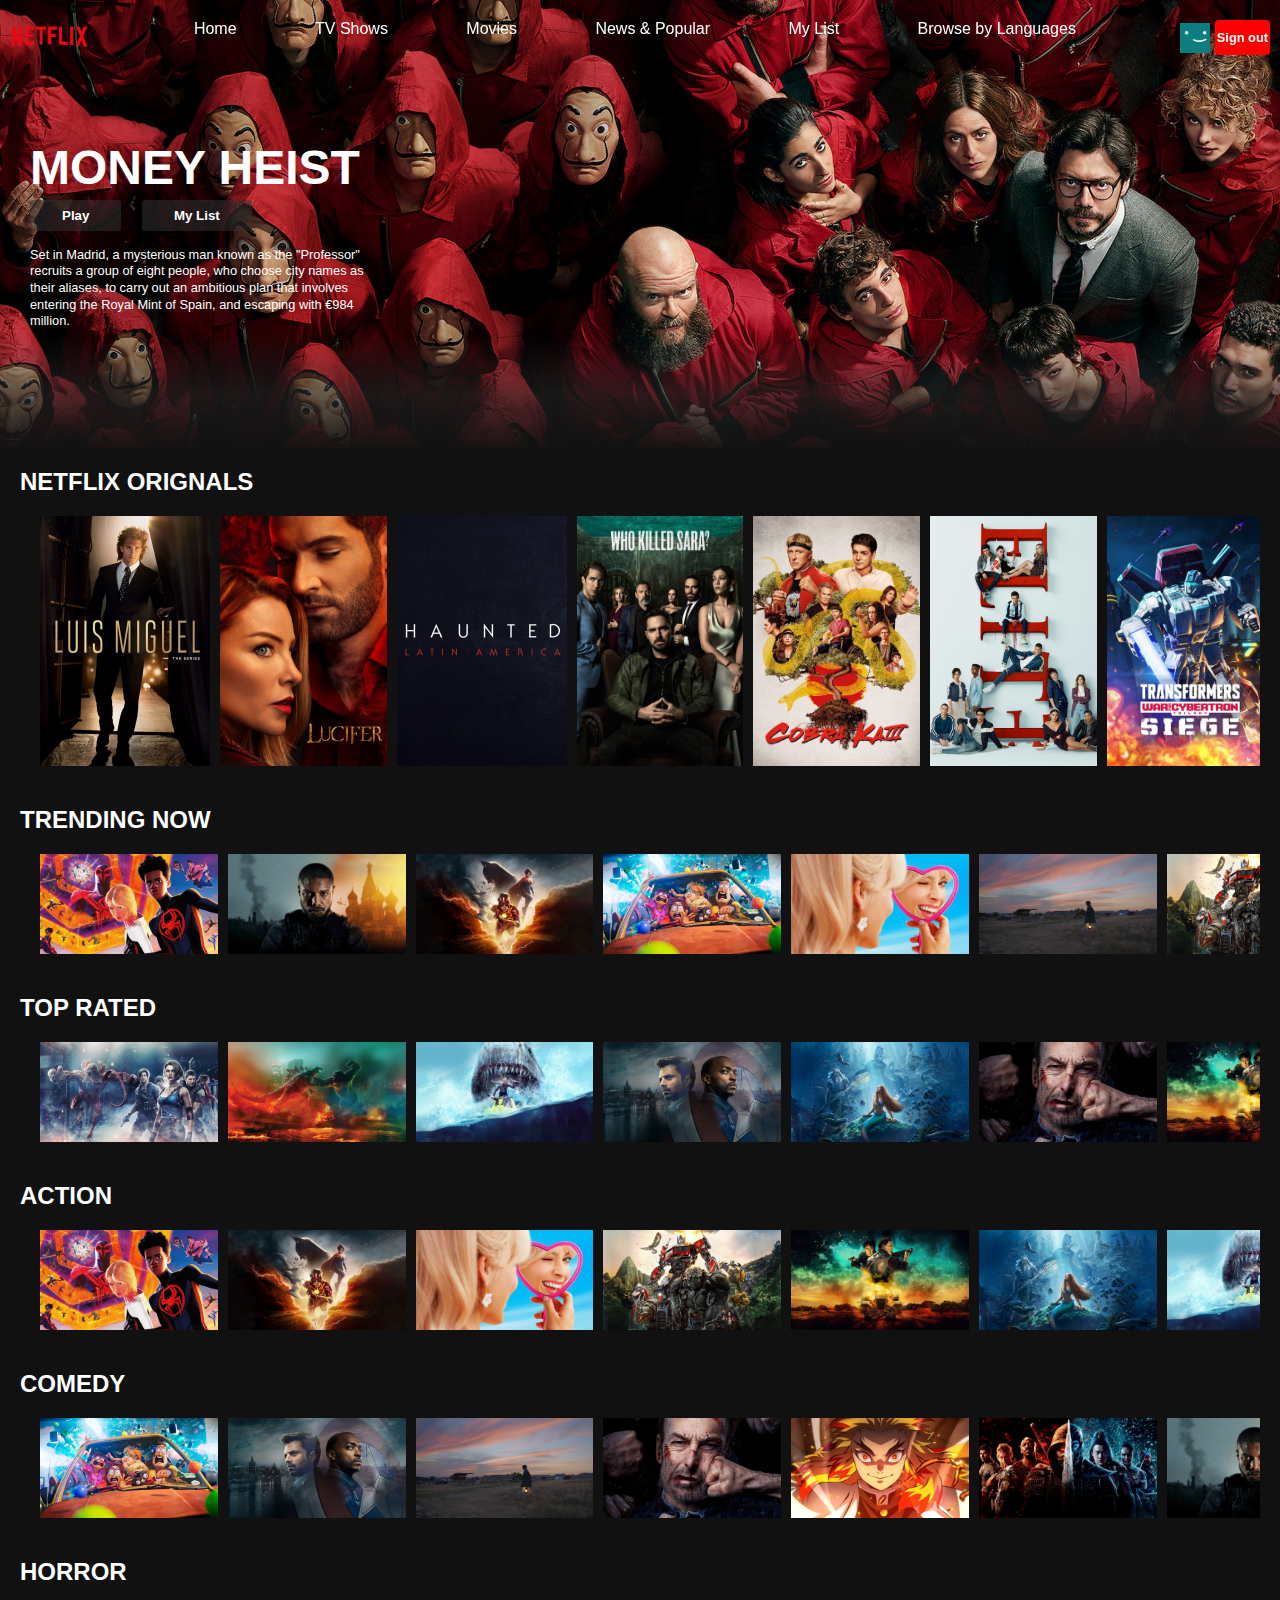
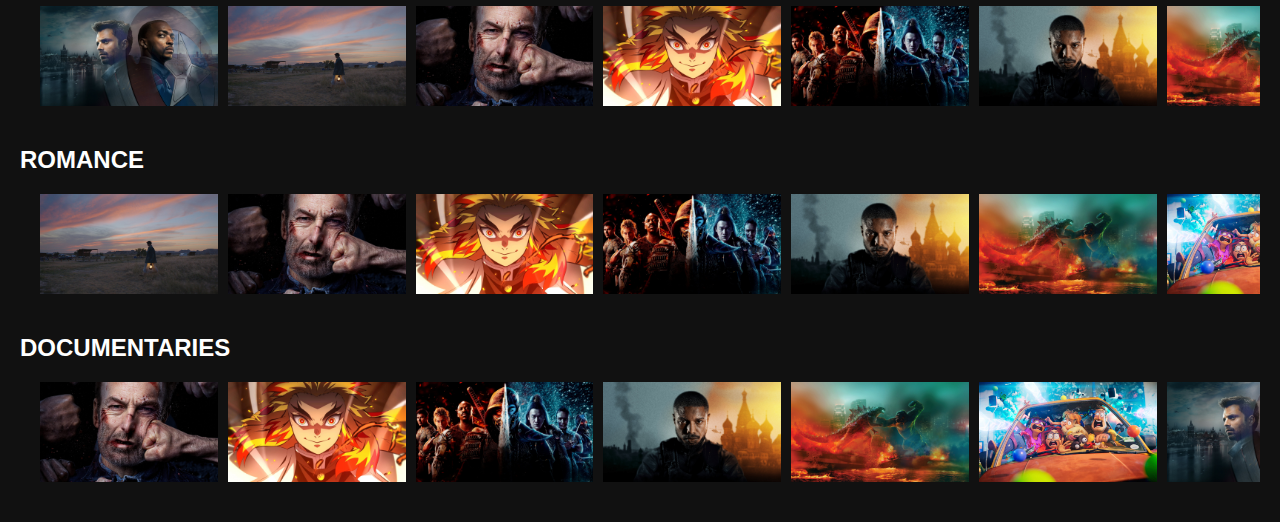
<file: index.html>
<!DOCTYPE html>
<html lang="en">
<head>
    <meta charset="UTF-8">
    <meta name="viewport" content="width=device-width, initial-scale=1.0">
    <title>Netflix India- Watch TV Shows Online, Watch Movies Online</title>
    <link rel="stylesheet" href="./styles.css">
    <link rel="icon" href="./images/favicon.ico">
</head>
<body>

    <!--   NAV   -->

    <div class="nav" id="nav">
        <img class="logo" src="./images/netflix-logo.png" alt="" />
        <div class="mid-nav">
            <p class="mid-nav-items">Home</p>
            <p class="mid-nav-items">TV Shows</p>
            <p class="mid-nav-items">Movies</p>
            <p class="mid-nav-items">News & Popular</p>
            <p class="mid-nav-items">My List</p>
            <p class="mid-nav-items">Browse by Languages</p>
        </div>
        <div class="right-nav">
            <img class="avatar" src="./images/netflix-avatar.png" alt="" />
            <button type="submit"><a href="login.html">Sign out</a></button>
        </div>
    </div>

    <!--   BANNER   -->

    
     <div class="banner">
        <div class="b-contents">
            <h1 class="b-title">MONEY HEIST</h1>
            <div class="b-btns">
                <button class="b-btn">Play</button>
                <button class="b-btn">My List</button>
            </div>
            <div class="b-des">
                <p>Set in Madrid, a mysterious man known as the "Professor" recruits a group of eight people, who choose city names as their aliases, to carry out an ambitious plan that involves entering the Royal Mint of Spain, and escaping with €984 million.            </div>
        </div>
    <div class="b-fade-bottom"></div>
    </div>                
 

    <!--   NETFLIX ORIGNALS   -->

    <div class="row">
        <h2>NETFLIX ORIGNALS</h2>
        <div class="row-posters">
            <img class="poster L-poster" src="./images/large-movie1.jpg" alt="" />
            <img class="poster L-poster" src="./images/large-movie2.jpg" alt="" />
            <img class="poster L-poster" src="./images/large-movie3.jpg" alt="" />
            <img class="poster L-poster" src="./images/large-movie4.jpg" alt="" />
            <img class="poster L-poster" src="./images/large-movie5.jpg" alt="" />
            <img class="poster L-poster" src="./images/large-movie6.jpg" alt="" />
            <img class="poster L-poster" src="./images/large-movie7.jpg" alt="" />
            <img class="poster L-poster" src="./images/large-movie8.jpg" alt="" />
            <img class="poster L-poster" src="./images/large-movie1.jpg" alt="" />
            <img class="poster L-poster" src="./images/large-movie2.jpg" alt="" />
            <img class="poster L-poster" src="./images/large-movie3.jpg" alt="" />
            <img class="poster L-poster" src="./images/large-movie4.jpg" alt="" />
            <img class="poster L-poster" src="./images/large-movie5.jpg" alt="" />
            <img class="poster L-poster" src="./images/large-movie6.jpg" alt="" />
            <img class="poster L-poster" src="./images/large-movie7.jpg" alt="" />
            <img class="poster L-poster" src="./images/large-movie8.jpg" alt="" />
        </div>
    </div>

    <!--   TRENDING NOW   -->

    <div class="row">
        <h2>TRENDING NOW</h2>
        <div class="row-posters">
            <img class="poster" src="./images/s1.jpg" alt="" />
            <img class="poster" src="./images/small-movie2.jpg" alt="" />
            <img class="poster" src="./images/s2.jpg" alt="" />
            <img class="poster" src="./images/small-movie4.jpg" alt="" />
            <img class="poster" src="./images/s3.jpg" alt="" />
            <img class="poster" src="./images/small-movie6.jpg" alt="" />
            <img class="poster" src="./images/s4.jpg" alt="" />
            <img class="poster" src="./images/small-movie8.jpg" alt="" />
            <img class="poster" src="./images/s5.jpg" alt="" />
            <img class="poster" src="./images/small-movie2.jpg" alt="" />
            <img class="poster" src="./images/s6.jpg" alt="" />
            <img class="poster" src="./images/small-movie4.jpg" alt="" />
            <img class="poster" src="./images/s7.jpg" alt="" />
            <img class="poster" src="./images/small-movie6.jpg" alt="" />
            <img class="poster" src="./images/s8.jpg" alt="" />
            <img class="poster" src="./images/small-movie8.jpg" alt="" />
        </div>
    </div>

    <!--   TOP RATED   -->

    <div class="row">
        <h2>TOP RATED</h2>
        <div class="row-posters">
            <img class="poster" src="./images/s8.jpg" alt="" />
            <img class="poster" src="./images/small-movie3.jpg" alt="" />
            <img class="poster" src="./images/s7.jpg" alt="" />
            <img class="poster" src="./images/small-movie5.jpg" alt="" />
            <img class="poster" src="./images/s6.jpg" alt="" />
            <img class="poster" src="./images/small-movie7.jpg" alt="" />
            <img class="poster" src="./images/s5.jpg" alt="" />
            <img class="poster" src="./images/small-movie1.jpg" alt="" />
            <img class="poster" src="./images/s4.jpg" alt="" />
            <img class="poster" src="./images/small-movie3.jpg" alt="" />
            <img class="poster" src="./images/s3.jpg" alt="" />
            <img class="poster" src="./images/small-movie5.jpg" alt="" />
            <img class="poster" src="./images/s2.jpg" alt="" />
            <img class="poster" src="./images/small-movie7.jpg" alt="" />
            <img class="poster" src="./images/s1.jpg" alt="" />
            <img class="poster" src="./images/small-movie1.jpg" alt="" />
        </div>
    </div>

    <!--   ACTION MOVIES   -->

    <div class="row">
        <h2>ACTION</h2>
        <div class="row-posters">
            <img class="poster" src="./images/s1.jpg" alt="" />
            <img class="poster" src="./images/s2.jpg" alt="" />
            <img class="poster" src="./images/s3.jpg" alt="" />
            <img class="poster" src="./images/s4.jpg" alt="" />
            <img class="poster" src="./images/s5.jpg" alt="" />
            <img class="poster" src="./images/s6.jpg" alt="" />
            <img class="poster" src="./images/s7.jpg" alt="" />
            <img class="poster" src="./images/s8.jpg" alt="" />
            <img class="poster" src="./images/s3.jpg" alt="" />
            <img class="poster" src="./images/s4.jpg" alt="" />
            <img class="poster" src="./images/s5.jpg" alt="" />
            <img class="poster" src="./images/s6.jpg" alt="" />
            <img class="poster" src="./images/s7.jpg" alt="" />
            <img class="poster" src="./images/s8.jpg" alt="" />
            <img class="poster" src="./images/s1.jpg" alt="" />
            <img class="poster" src="./images/s2.jpg" alt="" />
        </div>
    </div>

    <!--   COMEDY MOVIES   -->

<div class="row">
        <h2>COMEDY</h2>
        <div class="row-posters">
            <img class="poster" src="./images/small-movie4.jpg" alt="" />
            <img class="poster" src="./images/small-movie5.jpg" alt="" />
            <img class="poster" src="./images/small-movie6.jpg" alt="" />
            <img class="poster" src="./images/small-movie7.jpg" alt="" />
            <img class="poster" src="./images/small-movie8.jpg" alt="" />
            <img class="poster" src="./images/small-movie1.jpg" alt="" />
            <img class="poster" src="./images/small-movie2.jpg" alt="" />
            <img class="poster" src="./images/small-movie3.jpg" alt="" />
            <img class="poster" src="./images/small-movie4.jpg" alt="" />
            <img class="poster" src="./images/small-movie5.jpg" alt="" />
            <img class="poster" src="./images/small-movie6.jpg" alt="" />
            <img class="poster" src="./images/small-movie7.jpg" alt="" />
            <img class="poster" src="./images/small-movie8.jpg" alt="" />
            <img class="poster" src="./images/small-movie1.jpg" alt="" />
            <img class="poster" src="./images/small-movie2.jpg" alt="" />
            <img class="poster" src="./images/small-movie3.jpg" alt="" />
        </div>
    </div>

    <!--   HORROR MOVIES   -->

    <div class="row">
        <h2>HORROR</h2>
        <div class="row-posters">
            <img class="poster" src="./images/small-movie5.jpg" alt="" />
            <img class="poster" src="./images/small-movie6.jpg" alt="" />
            <img class="poster" src="./images/small-movie7.jpg" alt="" />
            <img class="poster" src="./images/small-movie8.jpg" alt="" />
            <img class="poster" src="./images/small-movie1.jpg" alt="" />
            <img class="poster" src="./images/small-movie2.jpg" alt="" />
            <img class="poster" src="./images/small-movie3.jpg" alt="" />
            <img class="poster" src="./images/small-movie4.jpg" alt="" />
            <img class="poster" src="./images/small-movie5.jpg" alt="" />
            <img class="poster" src="./images/small-movie6.jpg" alt="" />
            <img class="poster" src="./images/small-movie7.jpg" alt="" />
            <img class="poster" src="./images/small-movie8.jpg" alt="" />
            <img class="poster" src="./images/small-movie1.jpg" alt="" />
            <img class="poster" src="./images/small-movie2.jpg" alt="" />
            <img class="poster" src="./images/small-movie3.jpg" alt="" />
            <img class="poster" src="./images/small-movie4.jpg" alt="" />
        </div>
    </div>

    <!--   ROMANCE MOVIES   -->

    <div class="row">
        <h2>ROMANCE</h2>
        <div class="row-posters">
            <img class="poster" src="./images/small-movie6.jpg" alt="" />
            <img class="poster" src="./images/small-movie7.jpg" alt="" />
            <img class="poster" src="./images/small-movie8.jpg" alt="" />
            <img class="poster" src="./images/small-movie1.jpg" alt="" />
            <img class="poster" src="./images/small-movie2.jpg" alt="" />
            <img class="poster" src="./images/small-movie3.jpg" alt="" />
            <img class="poster" src="./images/small-movie4.jpg" alt="" />
            <img class="poster" src="./images/small-movie5.jpg" alt="" />
            <img class="poster" src="./images/small-movie6.jpg" alt="" />
            <img class="poster" src="./images/small-movie7.jpg" alt="" />
            <img class="poster" src="./images/small-movie8.jpg" alt="" />
            <img class="poster" src="./images/small-movie1.jpg" alt="" />
            <img class="poster" src="./images/small-movie2.jpg" alt="" />
            <img class="poster" src="./images/small-movie3.jpg" alt="" />
            <img class="poster" src="./images/small-movie4.jpg" alt="" />
            <img class="poster" src="./images/small-movie5.jpg" alt="" />
        </div>
    </div>

    <!--   DOCUMENTARIES   -->

    <div class="row">
        <h2>DOCUMENTARIES </h2>
        <div class="row-posters">
            <img class="poster" src="./images/small-movie7.jpg" alt="" />
            <img class="poster" src="./images/small-movie8.jpg" alt="" />
            <img class="poster" src="./images/small-movie1.jpg" alt="" />
            <img class="poster" src="./images/small-movie2.jpg" alt="" />
            <img class="poster" src="./images/small-movie3.jpg" alt="" />
            <img class="poster" src="./images/small-movie4.jpg" alt="" />
            <img class="poster" src="./images/small-movie5.jpg" alt="" />
            <img class="poster" src="./images/small-movie6.jpg" alt="" />
            <img class="poster" src="./images/small-movie7.jpg" alt="" />
            <img class="poster" src="./images/small-movie8.jpg" alt="" />
            <img class="poster" src="./images/small-movie1.jpg" alt="" />
            <img class="poster" src="./images/small-movie2.jpg" alt="" />
            <img class="poster" src="./images/small-movie3.jpg" alt="" />
            <img class="poster" src="./images/small-movie4.jpg" alt="" />
            <img class="poster" src="./images/small-movie5.jpg" alt="" />
            <img class="poster" src="./images/small-movie6.jpg" alt="" />
        </div>
    </div>

    <script>
        const nav = document.getElementById('nav');

        window.addEventListener('scroll', () => {
            if(window.scrollY >=100) {
                nav.classList.add('nav-black')
            } else{
                nav.classList.remove('nav-black');
            }
        })
    </script>


</body>
</html>
</file>
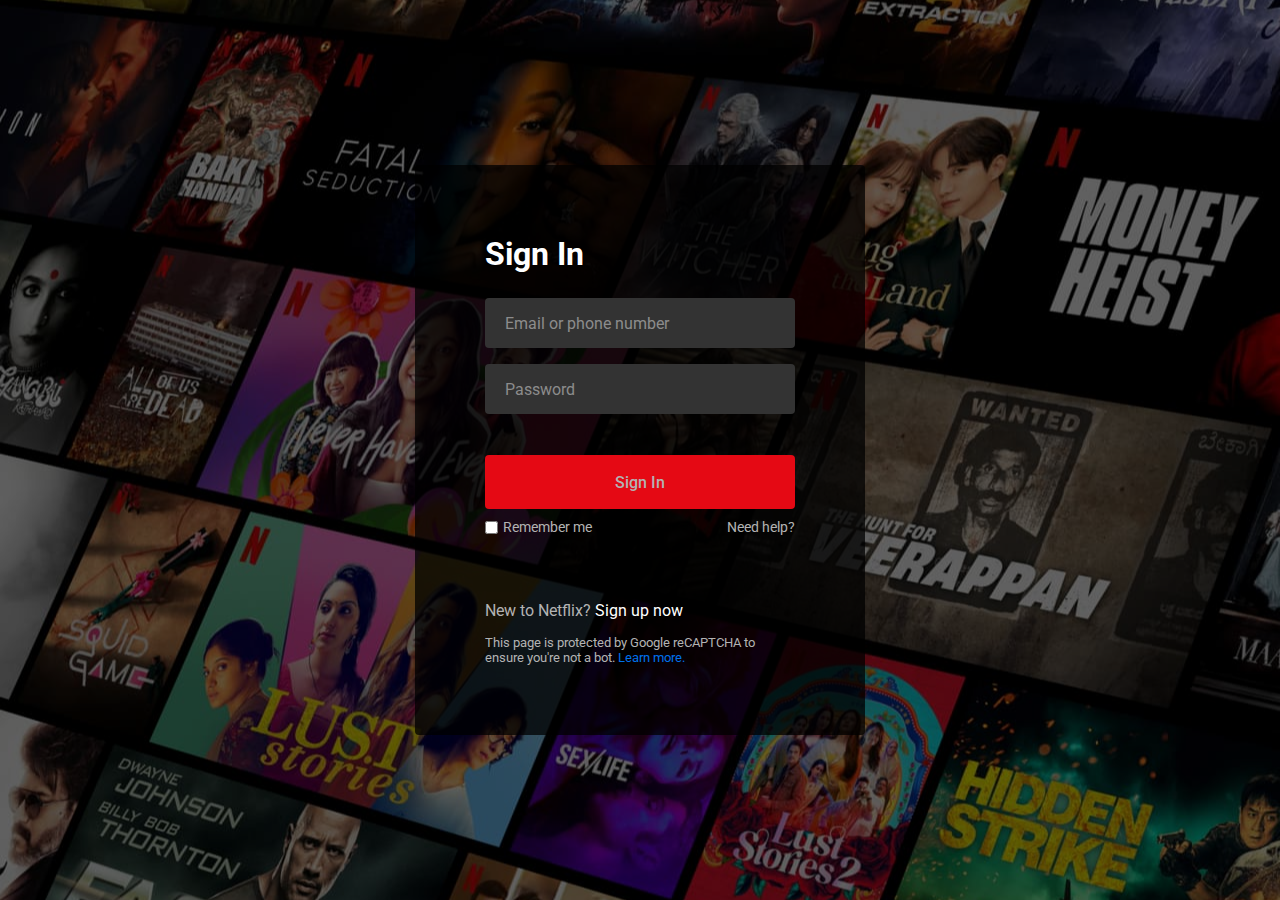
<file: login.html>
<!DOCTYPE html>
<html lang="en">
<head>
    <meta charset="UTF-8">
    <meta name="viewport" content="width=device-width, initial-scale=1.0">
    <title>Netflix India- Watch TV Shows Online, Watch Movies Online</title>
    <link rel="stylesheet" href="./style.css">
    <link rel="icon" href="./images/favicon.ico">
    <link rel="stylesheet" href="https://fonts.googleapis.com/css2?family=Roboto:wght@400;500;600;700&display=swap" /></head>
    <body>

        <div class="top">
            <h2>Sign In</h2>
            <form action="#">
                <div class="form-top">
                    <input type="text" required>
                    <label>Email or phone number</label>
                    </div>
                    <div class="form-top">
                        <input type="password" required>
                        <label>Password</label>
                    </div>

                <button type="submit"><a href="index.html">Sign In</a></button>
                <div class="form-help">
                    <div class="remember-me">
                        <input type="checkbox" id="remember-me">
                        <label for="remember-me">Remember me</label>
                    </div>
                    <a href="#">Need help?</a>
                </div>
            </form>
            <p>New to Netflix? <a href="#">Sign up now</a></p>
            <small>
                This page is protected by Google reCAPTCHA to ensure you're not a bot.
                <a href="#">Learn more.</a>
            </small>
        </div>
    </body>
    </html>
</file>
<file: styles.css>
*{
    margin: 0;
    box-sizing: border-box;
}

body{
    font-family: Arial, Helvetica, sans-serif;
    background-color: #111;
}

.poster{
    width: 100%;
    object-fit: contain;
    max-height: 100px;
    margin-right: 10px;
    transition: transform 450ms;
}

.row-posters{
    display: flex;
    overflow-y: hidden;
    overflow-x: scroll;
    padding: 20px;   
}

.poster:hover{
    transform: scale(1.08);
}

.row-posters::-webkit-scrollbar{
    display: none;
}

.L-poster{
    max-height: 250px;
}

.L-poster:hover{
    transform: scale(1.09);
}

.row{
    color: white;
    margin: 20px;
}



.banner{
    background-image: url('images/banner.jpg');
    background-size: cover;
    background-position: center center;
    color: white;
    object-fit: contain;
    height: 448px;
}

.b-contents{
    margin-left:30px;
    padding-top: 140px;
    height: 190px;

}

.b-title{
    font-size: 3rem;
    font-weight: 800;
    padding-bottom: 0.3rem;
}

.b-des{
    width: 45rem;
    line-height: 1.3;
    padding-top: 1rem;
    font-size: 0.8rem;
    max-width: 360px;
    height: 180px;
}

.b-btn{
    cursor: pointer;
    color: white;
    outline: none;
    border: none;
    font-weight: 700;
    border-radius: 0.2vw;
    margin-right: 1rem;
    padding: 0.5rem 2rem;
    background-color:rgb(51, 51, 51, 0.5);
}

.b-btn:hover{
    color: #000;
    background-color: #e6e6e6;
    transition: all 0.2s ;
}

.b-fade-bottom{
    margin-top: 145px;
    height: 7.4rem;
    background-image: linear-gradient(180deg, transparent, rgba(37,37,37,0.61), #111);
}

.logo{
    width: 80px;
    object-fit: contain;
}

.avatar{
    width: 30px;
    object-fit: contain;
}

.nav{
    position: fixed;
    top: 0;
    width: 100%;
    display: flex;
    justify-content: space-between;
    padding: 10px;
    z-index: 1;
    transition-timing-function:ease-in;
    transition: all 0.5s;
}

.nav-black{
    background-color: #111;
}

.nav button{
    width: 100%;
    padding: 10px 2px;
    font-size: 0.8rem;
    font-weight: 700;
    border-radius: 4px;
    border: none;
    outline: none;
    margin: 10px 0 10px;
    cursor: pointer;
    transition: 0.1s ease;
    background-color: red;
    color: white;
}

.right-nav{
    display: flex;
    gap: 5px;

}

.right-nav a{
    text-decoration: none;
    color: white;
}

.mid-nav{
    width: 70%;
    list-style: none;
    display: inline-flex;
    flex-direction: row;
    color: white;
    justify-content: space-between;
    margin-top: 10px;
    gap: 3px;
}


@media (max-width:767px) {
    .mid-nav{
        width: 70%;
    }
}

@media (max-width:500px) {
    .mid-nav{
        display: none;
    }
    .banner{
        width: 100%;
    }
    .b-title{
        font-size: 2rem;
    }
    .b-des{
        max-width: 250px;
    }

}
</file>
<file: style.css>
* {
    margin: 0;
    padding: 0;
    box-sizing: border-box;
    font-family: 'Roboto', sans-serif;
}
body {
    background: #000;
}

body::before {
    content: "";
    position: absolute;
    left: 0;
    top: 0;
    opacity: 0.5;
    width: 100%;
    height: 100%;
    background: url(./images/login-bg1.jpg);
    background-position: center;
}
nav {
    position: fixed;
    padding: 25px 60px;
    z-index: 1;
}
nav a img {
    width: 167px;
}

.top h2 {
    color: #fff;
    font-size: 2rem;
}
.top form {
    margin: 25px 0 65px;

}

.top {
    position: absolute;
    left: 50%;
    top: 50%;
    border-radius: 4px;
    padding: 70px;
    width: 450px;
    transform: translate(-50%, -50%);
    background: rgba(0, 0, 0, .75);
}

form .form-top {
    height: 50px;
    position: relative;
    margin-bottom: 16px;
}
.form-top input {
    height: 100%;
    width: 100%;
    background: #333;
    border: none;
    outline: none;
    border-radius: 4px;
    color: #fff;
    font-size: 1rem;
    padding: 0 20px;
}
.form-top input:is(:focus, :valid) {
    background: #444;
    padding: 16px 20px 0;
}
.form-top label {
    position: absolute;
    left: 20px;
    top: 50%;
    transform: translateY(-50%);
    font-size: 1rem;
    pointer-events: none;
    color: #8c8c8c;
    transition: all 0.1s ease;
}
.form-top input:is(:focus, :valid)~label {
    font-size: 0.75rem;
    transform: translateY(-130%);
}
form button {
    width: 100%;
    height: 54px;
    padding: 0 0;
    font-size: 1rem;
    background: #e50914;
    color: #fff;
    font-weight: 500;
    border-radius: 4px;
    border: none;
    outline: none;
    margin: 25px 0 10px;
    cursor: pointer;
    transition: 0.1s ease;
}
form button:hover {
    background: #c40812;
}
.top a {
    text-decoration: none;
}
.top a:hover {
    text-decoration: underline;
}
.top :where(label, p, small, a) {
    color: #b3b3b3;
}
form .form-help {
    display: flex;
    justify-content: space-between;
}
form .remember-me {
    display: flex;
}
form .remember-me input {
    margin-right: 5px;
    accent-color: #b3b3b3;
}
form .form-help :where(label, a) {
    font-size: 0.9rem;
}
.top p a {
    color: #fff;
}
.top small {
    display: block;
    margin-top: 15px;
    color: #b3b3b3;
}
.top small a {
    color: #0071eb;
}
@media (max-width: 740px) {
    body::before {
        display: none;
    }
    nav, .top {
        padding: 20px;
    }
    nav a img {
        width: 140px;
    }
    .top {
        width: 100%;
        top: 43%;
    }
    .top form {
        margin: 25px 0 40px;
    }
}
</file>
